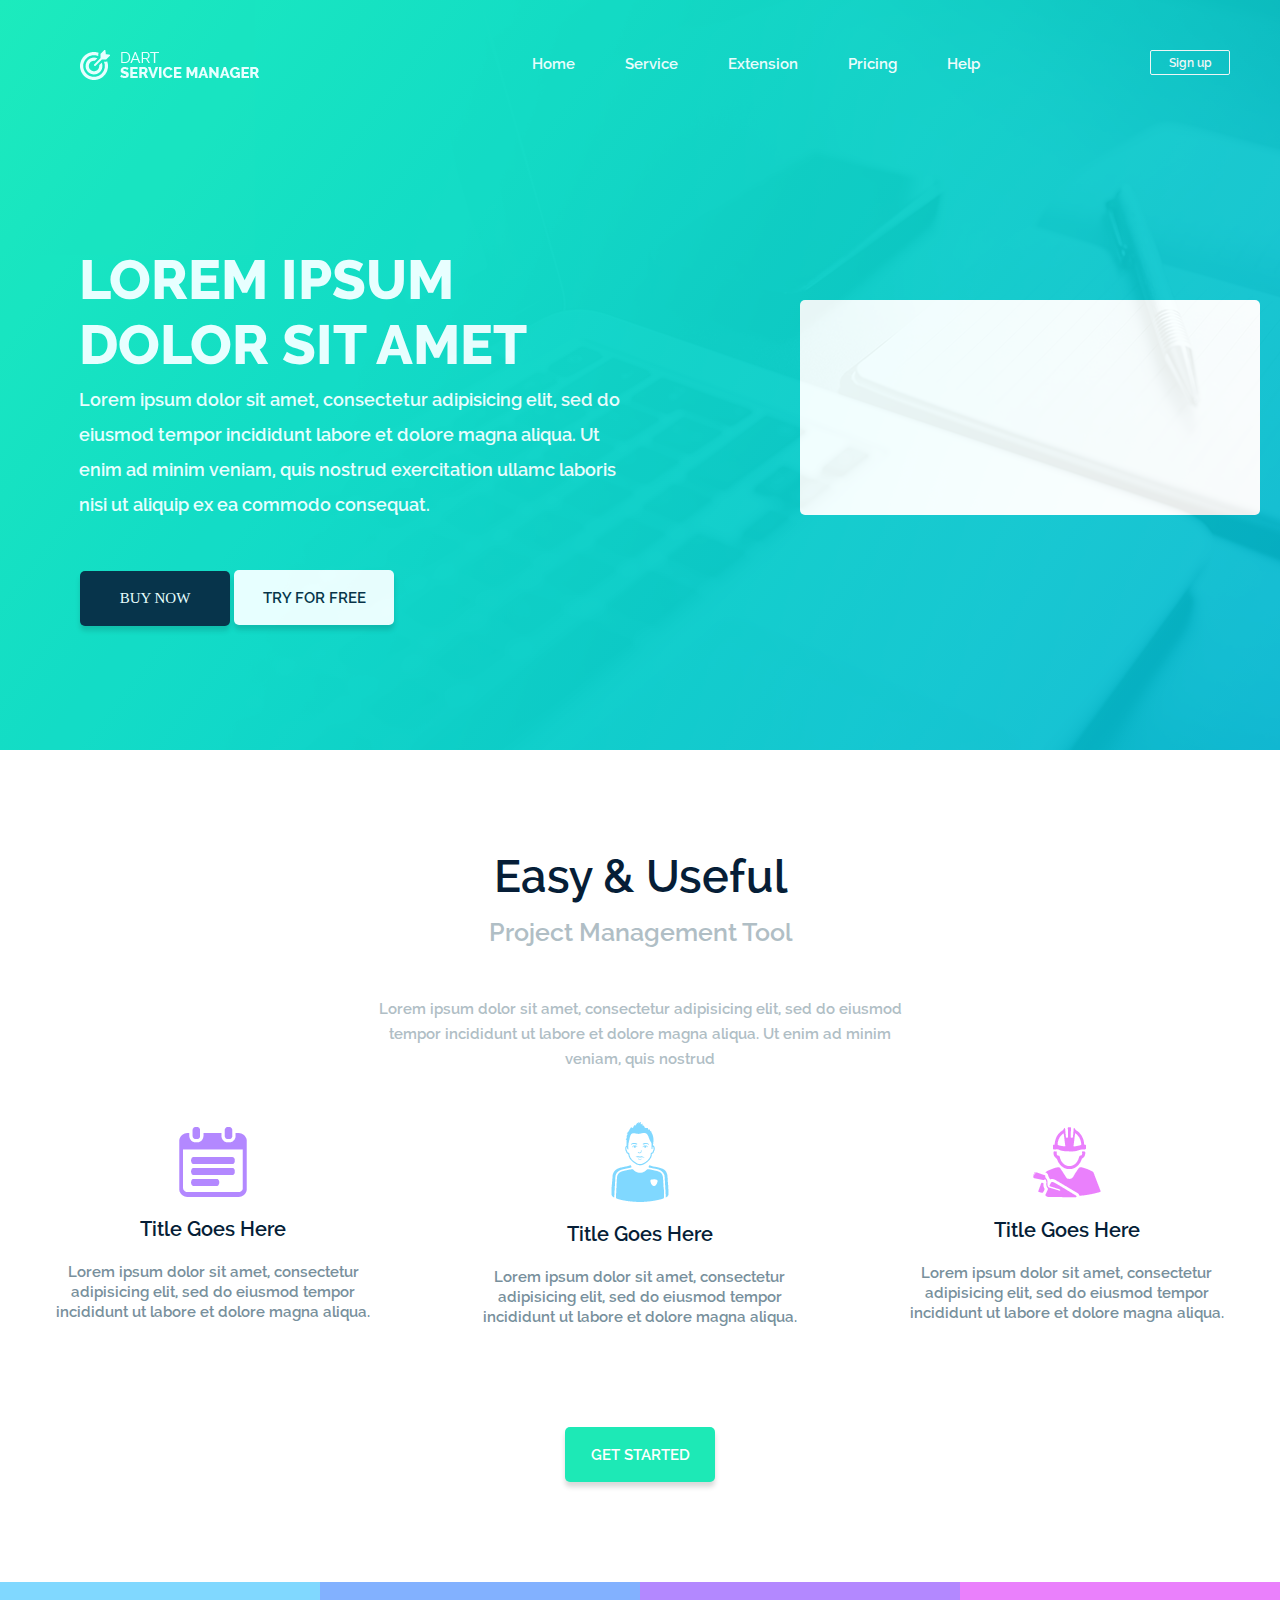
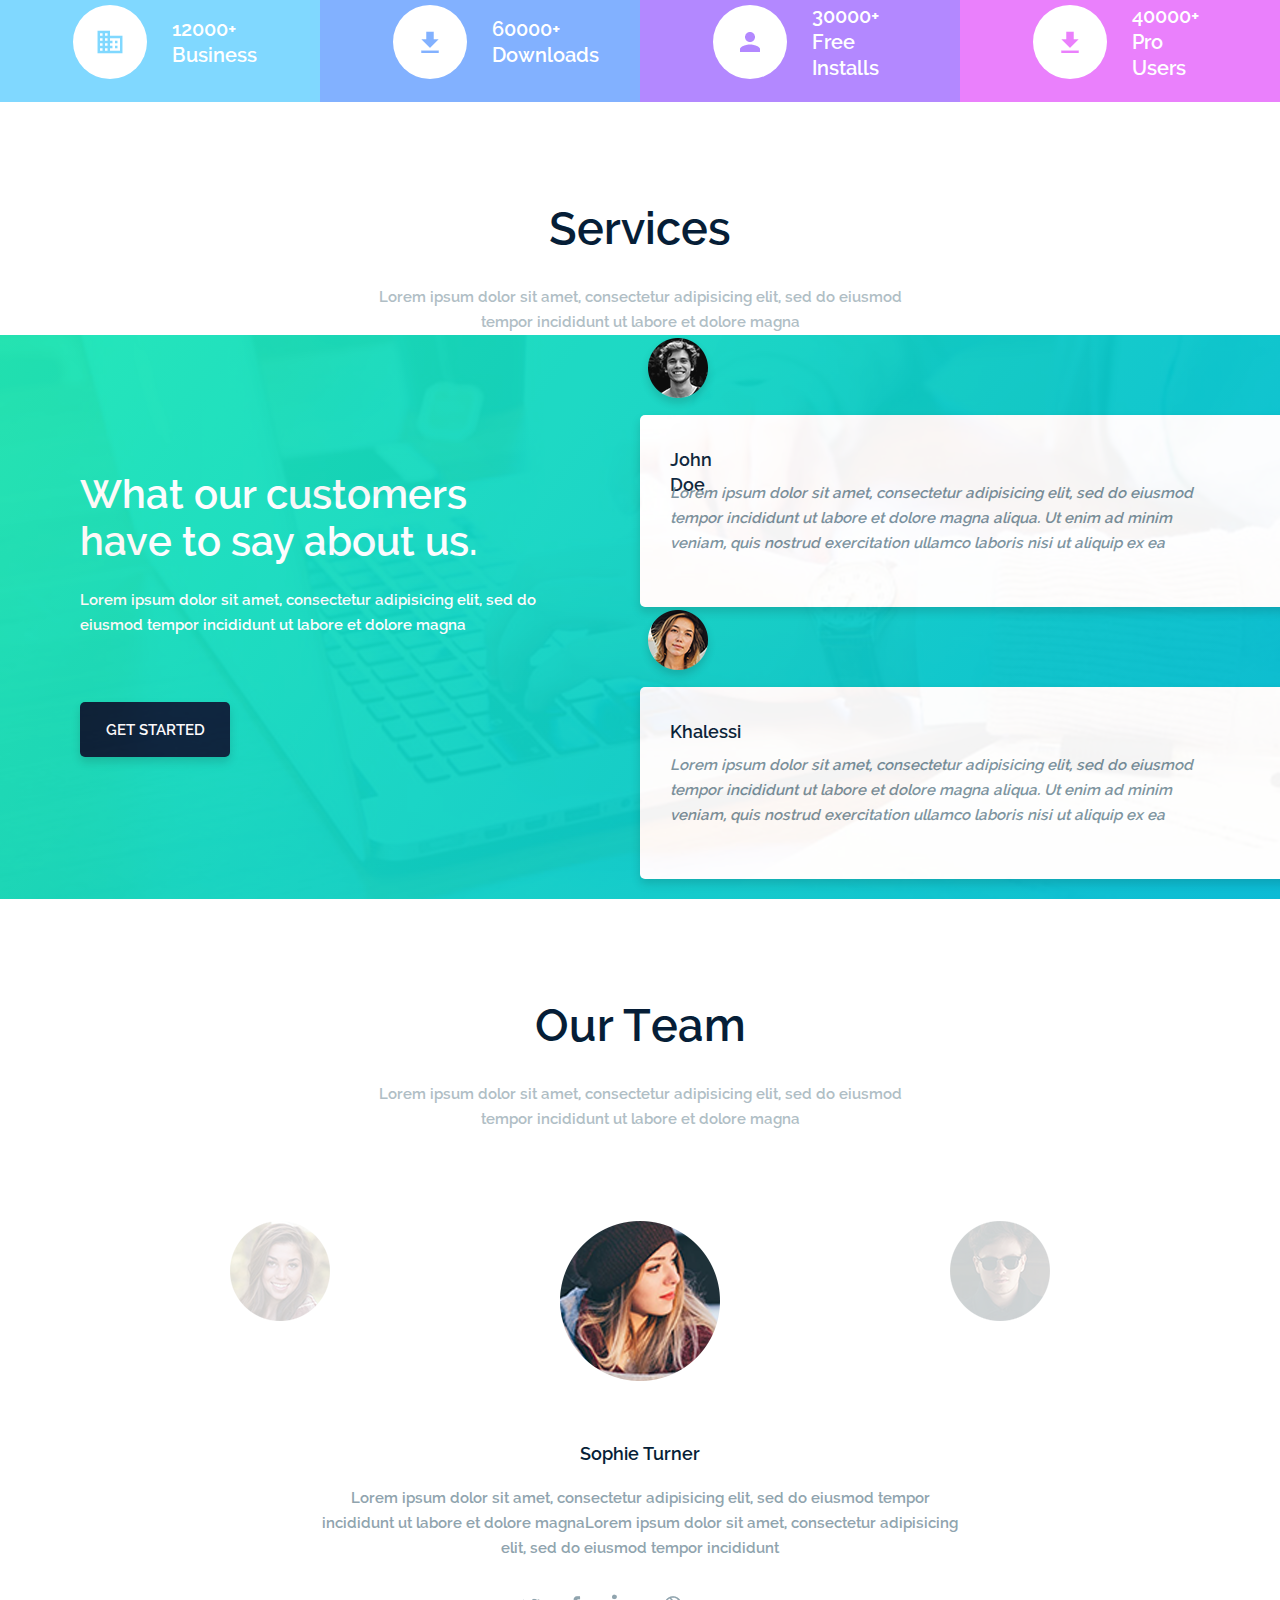
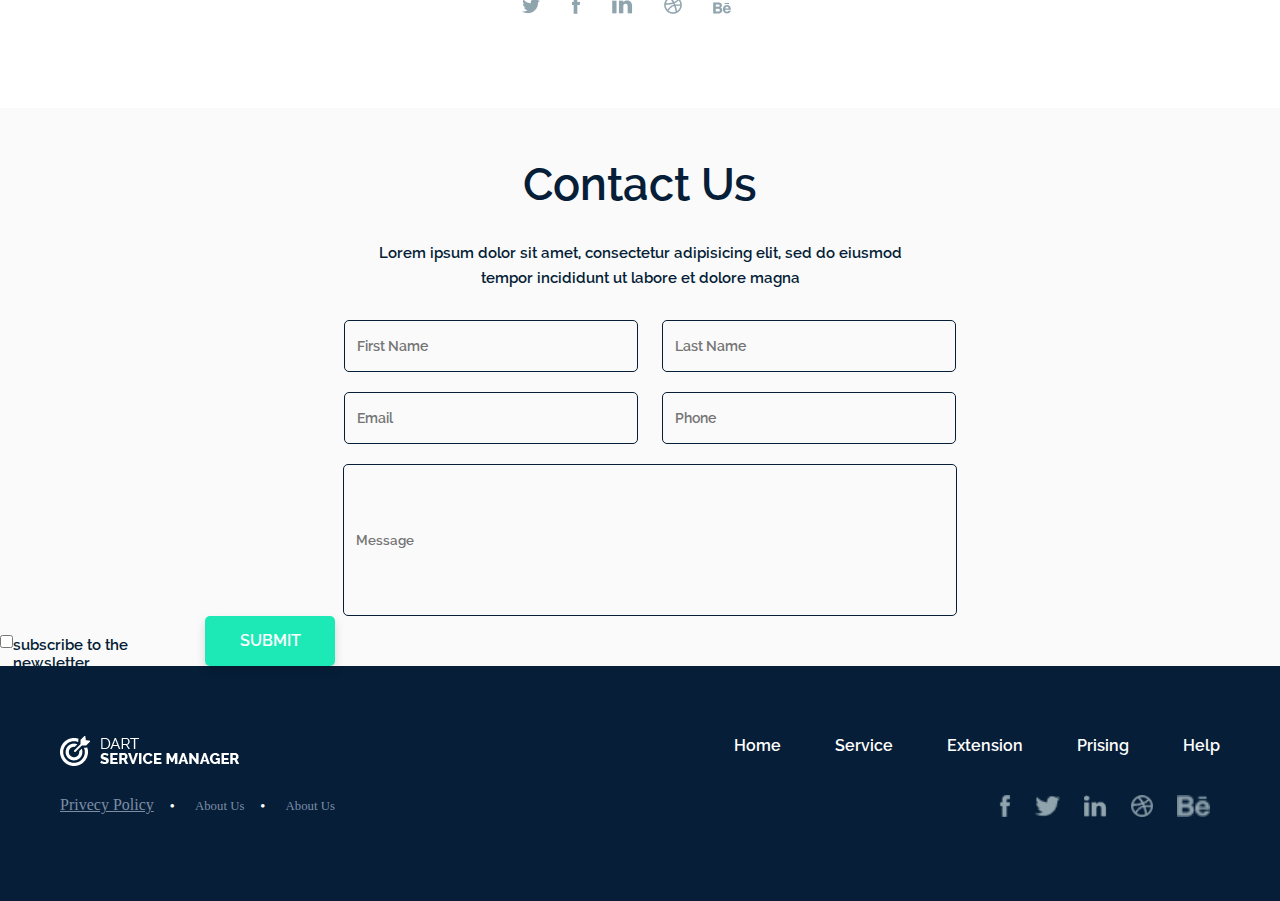
<file: FINAL/index.html>
<!doctype html>
<html lang="en">
<head>
    <meta charset="UTF-8">
    <meta name="viewport"
          content="width=device-width, user-scalable=no, initial-scale=1.0, maximum-scale=1.0, minimum-scale=1.0">
    <meta http-equiv="X-UA-Compatible" content="ie=edge">
    <link rel="stylesheet" href="css/style.css">
    <title>FINAL WEB</title>
</head>
<body>
    <div class="bghead">
        <div class="head">
            <div class="logo"> </div>
            <ul class="list-menu">
                <li><a href="">Home</a></li>
                <li><a href="">Service</a></li>
                <li><a href="">Extension</a></li>
                <li><a href="">Pricing</a></li>
                <li><a href="">Help</a></li>
            </ul>

            <button class="sign">Sign up</button>

            <div class="head__n">lorem Ipsum Dolor sit amet</div>
            <div class="head__d">Lorem ipsum dolor sit amet, consectetur adipisicing elit, sed do eiusmod tempor incididunt labore et dolore magna aliqua. Ut enim ad minim veniam, quis nostrud exercitation ullamc
                laboris nisi ut aliquip ex ea commodo consequat.</div>

            <div class="btns">
                <button class="buy">Buy now</button>
                <button class="try">Try for free</button>
            </div>

            <div class="promo">
                <iframe width="460" height="215" src="https://www.youtube.com/embed/7oZsvkg_D8A" frameborder="0" allow="accelerometer; autoplay; encrypted-media; gyroscope; picture-in-picture" style="background-color: #ffffff; border-radius: 5px;" allowfullscreen></iframe>
            </div>
        </div>
    </div>

    <div class="dsd">
        <p class="EU">Easy & Useful</p>
        <p class="EU_T">Project Management Tool</p>
        <p class="EU_D">Lorem ipsum dolor sit amet, consectetur adipisicing elit, sed do eiusmod tempor incididunt ut labore et dolore magna aliqua. Ut enim ad minim veniam, quis nostrud </p>
    </div>

    <div class="mainBox_2__center">
        <div class="mainBox_2__center__box">
            <img src="img/txt.png" alt="">
            <p class="name">Title Goes Here</p>
            <p class="desk">Lorem ipsum dolor sit amet, consectetur adipisicing elit, sed do eiusmod tempor incididunt ut labore et dolore magna aliqua.</p>
        </div>
        <div class="mainBox_2__center__box">
            <img src="img/people.png" alt="">
            <p class="name">Title Goes Here</p>
            <p class="desk">Lorem ipsum dolor sit amet, consectetur adipisicing elit, sed do eiusmod tempor incididunt ut labore et dolore magna aliqua.</p>
        </div>
        <div class="mainBox_2__center__box">
            <img src="img/worker.png" alt="">
            <p class="name">Title Goes Here</p>
            <p class="desk">Lorem ipsum dolor sit amet, consectetur adipisicing elit, sed do eiusmod tempor incididunt ut labore et dolore magna aliqua.</p>
        </div>
    </div>


    <div class="GS1">
        <button class="GS">Get started</button>
    </div>

    <div class="mainBox_2__business">

        <div class="mainBox_2__business__top">
            <div class="business_box color_1">
                <img src="img/bussines.png" alt="">
                <p class="info">12000+<br>Business</p>
            </div>
            <div class="business_box color_2">
                <img src="img/downloads.png" alt="">
                <p class="info">60000+<br>Downloads</p>
            </div>
        </div>

        <div class="mainBox_2__business__bottom">
            <div class="business_box color_3">
                <img src="img/free.png" alt="">
                <p class="info">30000+<br>Free Installs</p>
            </div>
            <div class="business_box color_4">
                <img src="img/pro.png" alt="">
                <p class="info">40000+<br>Pro Users</p>
            </div>
        </div>

    </div>

    <div class="serv">
        <div class="services"> Services</div>
        <div class="services__d">Lorem ipsum dolor sit amet, consectetur adipisicing elit, sed do eiusmod tempor incididunt ut labore et dolore magna</div>


        </div>

    <div class="custombg">
        <div class="custom">
            <div class="div1">
                <div class="custom__n">What our customers have to say about us.</div>
                <div class="custom__d">Lorem ipsum dolor sit amet, consectetur adipisicing elit, sed do eiusmod tempor incididunt ut labore et dolore magna</div>

                <div class="start__btn">
                    <button class="start start-three">Get started</button>
                </div>
            </div>

            <div class="div2">
                <img class="ava" src="img/ava_1.png">
                <div class="comment_1">
                <p class="com_name">John Doe</p>
                <p class="com">Lorem ipsum dolor sit amet, consectetur adipisicing elit, sed do eiusmod tempor incididunt ut labore et dolore magna aliqua. Ut enim ad minim veniam, quis nostrud exercitation ullamco laboris nisi ut aliquip ex ea</p>
            </div>
                <img class="ava" src="img/ava_2.png">
                <div class="comment_2">
                <p class="com_name">Khalessi</p>
                <p class="com">Lorem ipsum dolor sit amet, consectetur adipisicing elit, sed do eiusmod tempor incididunt ut labore et dolore magna aliqua. Ut enim ad minim veniam, quis nostrud exercitation ullamco laboris nisi ut aliquip ex ea</p>
            </div>
            </div>

        </div>
    </div>

    <div class="team">
    <p class="our_team">Our Team</p>
        <p class="our_team_d">Lorem ipsum dolor sit amet, consectetur adipisicing elit, sed do eiusmod tempor incididunt ut labore et dolore magna</p>

        <div class="avatars">
            <img src="img/avatar_1.png" width="100" height="100">
            <img src="img/avatar_2.png" width="160" height="160">
            <img src="img/avatar_3.png" width="100" height="100">
        </div>

        <div class="our_comment">
            <p class="ava_name">Sophie Turner</p>
            <p class="ava_comment">Lorem ipsum dolor sit amet, consectetur adipisicing elit, sed do eiusmod tempor incididunt ut labore et dolore magnaLorem ipsum dolor sit amet, consectetur adipisicing elit, sed do eiusmod tempor incididunt </p>
        </div>

        <div class="soc" align="center">
            <a href=""><img class="soccial" src="img/soc/twitter.png" alt="twitter"></a>
            <a href=""><img class="soccial" src="img/soc/facebook.png" alt="twitter"></a>
            <a href=""><img class="soccial" src="img/soc/in.png" alt="twitter"></a>
            <a href=""><img class="soccial" src="img/soc/chrome.png" alt="twitter"></a>
            <a href=""><img class="soccial" src="img/soc/be.png" alt="twitter"></a>
        </div>
    </div>

    <div class="contact">
        <p class="contact_t">Contact Us</p>
        <p class="contact_d">Lorem ipsum dolor sit amet, consectetur adipisicing elit, sed do eiusmod tempor incididunt ut labore et dolore magna</p>

        <div class="form">
            <input type="text" placeholder="First Name" class="form_name">
            <input type="text" placeholder="Last Name" class="form_name">
            <br>
            <input type="email" placeholder="Email" class="form_name">
            <input type="text" placeholder="Phone" class="form_name">
            <br>
            <input type="text" placeholder="Message" class="message">

            </div>
            <div class="sub">
                <input type="checkbox" id="horns" name="horns">
                <label for="horns" class="subscribe">subscribe to the newsletter</label>
                <input type="submit" value="Submit">
            </div>

        </div>
   </div>


    <footer>
        <div class="container_footer">
            <div class="footer_left">

                <div class="footer_left__logo">
                    <img src="img/logo.png" alt="">
                </div>
                <div class="footer_left__bottom">
                    <a href="#">Privecy Policy</a>
                    <ul>
                        <li href="#">About Us</li>
                    </ul>
                    <ul>

                        <li href="#">About Us</li>
                    </ul>
                </div>

            </div>
            <div class="footer_right">
                <div class="footer_right__menu">
                    <a href="#">Home</a>
                    <a href="#">Service</a>
                    <a href="#">Extension</a>
                    <a href="#">Prising</a>
                    <a href="#">Help</a>
                </div>
                <div class="footer_right__icons">
                    <img src="img/soc/facebook.png">
                    <img src="img/soc/twitter.png">

                    <img src="img/soc/in.png">
                    <img src="img/soc/chrome.png">
                    <img src="img/soc/be.png">
                </div>
            </div>
        </div>
    </footer>
</body>
</html>
</file>
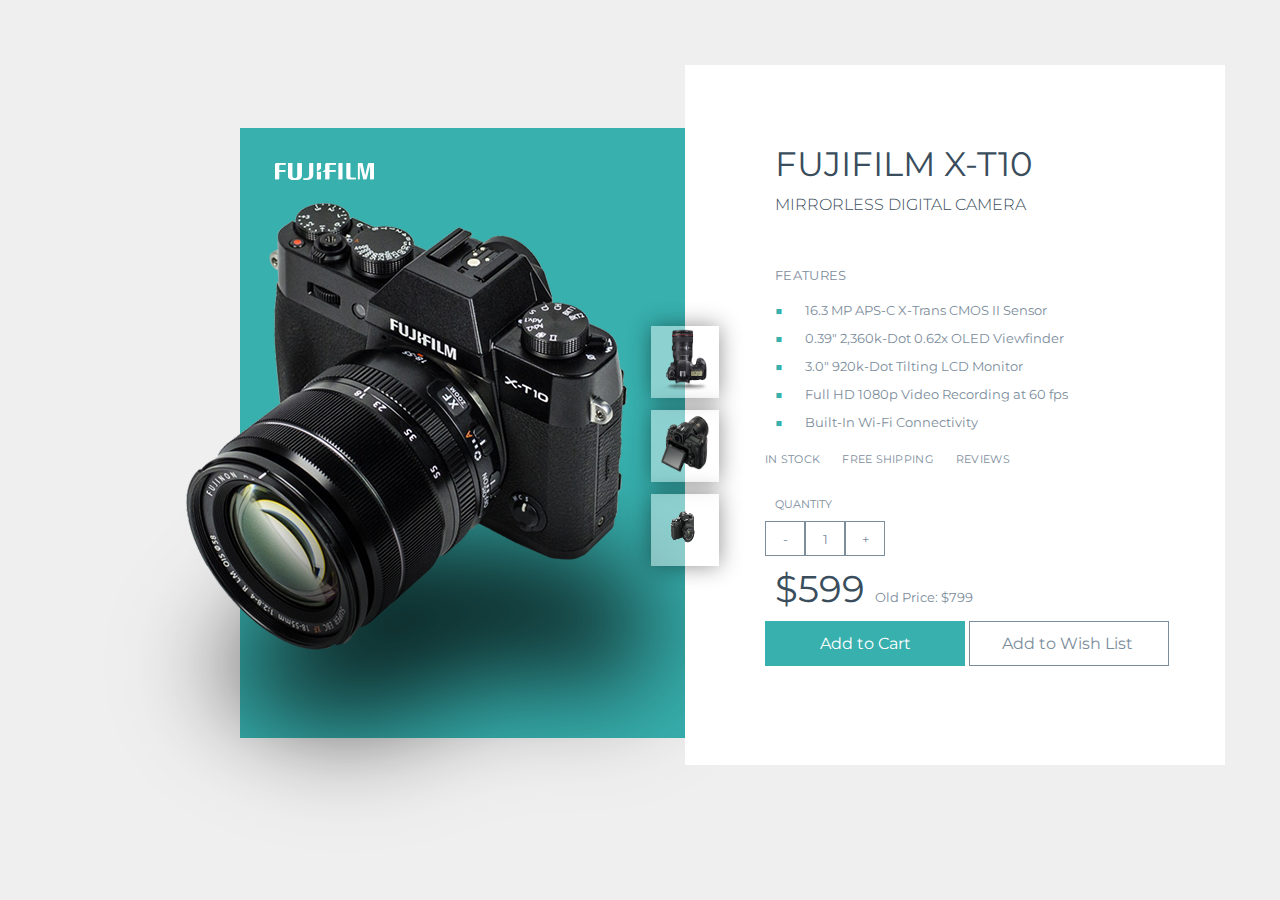
<file: Project2/index.html>
<!DOCTYPE html>
<html lang="en">
<head>
    <link href="css/style.css" rel="stylesheet">
    <link href="https://fonts.googleapis.com/css?family=Montserrat&display=swap" rel="stylesheet">
    <meta charset="UTF-8">
    <meta name="viewport" content="width=device-width, initial-scale=1">
    <title>Title</title>
</head>
<body>
<div class="shop">
        <div class="tealbg">
            <img src="img/logo.png" class="fuj">
            <img src="img/camera.png" class="camera">
            <img src="img/camera-shadow.png" class="camera-shadow">
            <div class="cameras">
                <div class="rectengle"><img src="img/camera-top.png" width="64" height="64" class="camrec"></div>
                <div class="rectengle"><img src="img/camera-back.png" width="64" height="64" class="camrec"></div>
                <div class="rectengle"><img src="img/camera-right.png" width="64" height="64" class="camrec"></div>
            </div>
        </div>


        <div class="whitebg">
            <div class="char">
                <p class="name">Fujifilm X-T10</p>
                <p class="desc">Mirrorless Digital Camera</p>
                <p class="features">Features</p>
                <ul class="list">
                    <li>16.3 MP APS-C X-Trans CMOS II Sensor
                    <li>0.39" 2,360k-Dot 0.62x OLED Viewfinder</li>
                    <li>3.0" 920k-Dot Tilting LCD Monitor</li>
                    <li>Full HD 1080p Video Recording at 60 fps</li>
                    <li>Built-In Wi-Fi Connectivity</li>
                </ul>
                <a href="/" class="info">In Stock</a>
                <a href="/" class="info">Free Shipping</a>
                <a href="/" class="info">Reviews</a>
                <p class="quanity">Quantity</p>
                <div class="row">
                    <input type="button" value="-" class="kyb">
                    <input type="button" value="1" class="kyb1">
                    <input type="button" value="+" class="kyb">
                </div>
                <p class="price">$599 <span class="oldprice">Old Price: $799</span></p>
                <input type="button" value="Add to Cart" class="btn1">
                <input type="button" value="Add to Wish List " class="btn2">
            </div>
    </div>
</div>
</body>
</html>
</file>
<file: FINAL/css/style.css>
@font-face {
  font-family: Raleway;
  src: url("../fonts/Raleway-SemiBold.otf"); }
@font-face {
  font-family: "Raleway - Extra Bold";
  src: url("../fonts/Raleway-ExtraBold.ttf"); }
* {
  padding: 0;
  margin: 0; }

img {
  margin: 0;
  padding: 0; }

.div1 {
  width: 50%;
  min-height: 150px;
  float: left; }

.div2 {
  width: 50%;
  min-height: 150px;
  margin-left: 50%; }

.bghead {
  background-image: url("../img/Color_Fill_1.png");
  background-repeat: no-repeat; }

.head {
  height: 750px;
  background-color: #061e37;
  background-image: linear-gradient(-53deg, #00b8d4 0%, #1de9b6 100%);
  opacity: 0.9; }

.EU {
  text-align: center;
  padding-top: 100px;
  color: #061e37;
  font-family: "Raleway";
  font-size: 45px;
  font-weight: 400; }

.EU_T {
  text-align: center;
  padding-top: 14px;
  color: #b0bec5;
  font-family: "Raleway";
  font-size: 25px;
  font-weight: 400; }

.dsd {
  width: 100%; }

.EU_D {
  padding-top: 20px;
  margin-left: auto;
  margin-right: auto;
  width: 555px;
  margin-top: 30px;
  display: flex;
  justify-content: center;
  align-items: center;
  color: #b0bec5;
  text-align: center;
  font-family: Raleway;
  font-size: 15px;
  font-weight: 400;
  line-height: 25px; }

.content {
  margin-top: 97px;
  padding-left: 83px;
  padding-right: 83px;
  display: flex;
  flex-direction: row;
  justify-content: space-between; }

.name {
  color: #061e37;
  text-align: center;
  font-family: "Raleway";
  font-size: 20px;
  font-weight: 400;
  line-height: 25px; }

.desk {
  text-align: center;
  margin-top: 20px;
  width: 344px;
  color: #78909c;
  font-family: Raleway;
  font-size: 15px;
  font-weight: 400;
  line-height: 20px; }

.GS1 {
  display: flex;
  align-items: center;
  justify-content: center; }

.GS {
  margin-top: 100px;
  color: #ffffff;
  font-family: Raleway;
  font-size: 15px;
  font-weight: 700;
  text-transform: uppercase;
  width: 150px;
  height: 55px;
  box-shadow: 0 5px 5px rgba(0, 0, 0, 0.15);
  border-radius: 5px;
  border: none;
  cursor: pointer;
  background-color: #1de9b6; }

.bussines {
  width: 400px;
  height: 150px;
  background-color: #80d8ff; }

.downoalds {
  width: 400px;
  height: 150px;
  background-color: #82b1ff; }

.free {
  width: 400px;
  height: 150px;
  background-color: #b388ff; }

.pro {
  width: 400px;
  height: 150px;
  background-color: #ea80fc; }

.info {
  color: #ffffff;
  width: 86px;
  font-family: "Raleway";
  font-size: 20px;
  font-weight: 400;
  line-height: 25px; }

.img_about {
  margin-top: 45px;
  margin-left: 75px; }

.services {
  text-align: center;
  margin-top: 100px;
  color: #061e37;
  font-family: "Raleway";
  font-size: 45px;
  font-weight: 400; }

.services__d {
  margin-left: auto;
  margin-right: auto;
  width: 555px;
  margin-top: 30px;
  display: flex;
  justify-content: center;
  align-items: center;
  color: #b0bec5;
  text-align: center;
  font-family: Raleway;
  font-size: 15px;
  font-weight: 400;
  line-height: 25px; }

.footer {
  width: 100%;
  height: 300px;
  background-color: #061e37; }

.logo__f {
  padding: 90px; }

.logo {
  background-image: url("../img/logo.png");
  background-repeat: no-repeat;
  width: 180px;
  height: 30px;
  position: absolute;
  top: 50px;
  left: 80px; }

.list-menu {
  display: flex;
  list-style: none;
  margin-right: 300px;
  padding: 0;
  float: right; }

.list-menu > li > a {
  text-decoration: none;
  display: block;
  position: relative;
  margin-top: 52px;
  margin-left: 50px;
  color: #ffffff;
  font-family: "Raleway";
  font-size: 15px;
  font-weight: 400;
  line-height: 25px; }

.list-menu > li > a:hover {
  color: #061e37; }

.head__n {
  padding-top: 247px;
  padding-left: 79px;
  width: 471px;
  height: 107px;
  color: #ffffff;
  font-family: "Raleway - Extra Bold";
  font-size: 55px;
  font-weight: bold;
  line-height: 65px;
  text-transform: uppercase; }

.head__d {
  padding-top: 28px;
  padding-left: 79px;
  width: 555px;
  height: 88px;
  color: #ffffff;
  font-family: Raleway;
  font-size: 18px;
  font-weight: 400;
  line-height: 35px; }

.buy {
  color: #ffffff;
  font-family: Roboto;
  font-size: 15px;
  font-weight: 400;
  text-transform: uppercase;
  width: 150px;
  height: 55px;
  box-shadow: 0 5px 5px rgba(0, 0, 0, 0.15);
  border-radius: 5px;
  background-color: #061e37;
  border: none;
  cursor: pointer; }

.try {
  margin-top: 100px;
  color: #061e37;
  font-family: Raleway;
  font-size: 15px;
  font-weight: 700;
  text-transform: uppercase;
  box-shadow: 0 5px 5px rgba(0, 0, 0, 0.15);
  border-radius: 5px;
  border: none;
  cursor: pointer;
  width: 160px;
  height: 55px;
  background-color: #ffffff;
  border: none;
  cursor: pointer; }

.btns {
  padding-left: 80px; }

.promo {
  position: absolute;
  top: 300px;
  padding-left: 800px;
  width: 100px;
  height: 100px; }

.sign {
  position: absolute;
  top: 50px;
  right: 50px;
  color: #ffffff;
  font-family: Raleway;
  font-size: 12px;
  font-weight: 400;
  line-height: 25px;
  background-color: transparent;
  width: 80px;
  height: 25px;
  cursor: pointer;
  border-radius: 2px;
  border: 1px solid #ffffff; }

.custombg {
  background-image: url("../img/custom.png");
  background-repeat: no-repeat; }

.custom {
  height: 564px;
  background-color: #061e37;
  background-image: linear-gradient(-53deg, #00b8d4 0%, #1de9b6 100%);
  opacity: 0.95; }

.custom__n {
  padding-top: 135px;
  padding-left: 80px;
  width: 441px;
  height: 98px;
  color: #ffffff;
  font-family: "Raleway";
  font-size: 40px;
  font-weight: 400; }

.custom__d {
  padding-top: 20px;
  padding-left: 80px;
  width: 514px;
  height: 39px;
  color: #ffffff;
  font-family: "Raleway";
  font-size: 15px;
  font-weight: 400;
  line-height: 25px; }

.start {
  color: #ffffff;
  font-family: Raleway;
  font-size: 15px;
  font-weight: 700;
  text-transform: uppercase;
  width: 150px;
  height: 55px;
  box-shadow: 0 5px 10px rgba(0, 0, 0, 0.15);
  border-radius: 5px;
  background-color: #061e37;
  border: none;
  cursor: pointer; }

.start__btn {
  padding-top: 75px;
  padding-left: 80px; }

.comment_1 {
  padding-top: 32px;
  width: 650px;
  height: 160px;
  box-shadow: 0 5px 10px rgba(0, 0, 0, 0.15);
  border-radius: 5px;
  background-color: #ffffff; }

.comment_2 {
  padding-top: 32px;
  width: 650px;
  height: 160px;
  box-shadow: 0 5px 10px rgba(0, 0, 0, 0.15);
  border-radius: 5px;
  background-color: #ffffff; }

.com_name {
  width: 80px;
  padding-left: 30px;
  height: 14px;
  color: #061e37;
  font-family: Raleway;
  font-size: 18px;
  font-weight: 700;
  line-height: 25px; }

.com {
  padding-top: 20px;
  padding-left: 30px;
  width: 555px;
  height: 64px;
  color: #78909c;
  font-family: Raleway;
  font-size: 15px;
  font-weight: 400;
  font-style: italic;
  line-height: 25px; }

.our_team {
  padding-top: 100px;
  text-align: center;
  color: #061e37;
  font-family: "Raleway";
  font-size: 45px;
  font-weight: 400; }

.our_team_d {
  margin-left: auto;
  margin-right: auto;
  padding-top: 30px;
  text-align: center;
  width: 555px;
  height: 39px;
  color: #b0bec5;
  font-family: Raleway;
  font-size: 15px;
  font-weight: 400;
  line-height: 25px; }

.avatars {
  display: flex;
  justify-content: space-evenly;
  padding-top: 100px; }

.our_comment {
  padding-top: 60px; }

.ava_name {
  text-align: center;
  color: #061e37;
  font-family: Raleway;
  font-size: 18px;
  font-weight: 700;
  line-height: 25px; }

.ava_comment {
  margin-left: auto;
  margin-right: auto;
  text-align: center;
  padding-top: 20px;
  width: 645px;
  color: #90a4ae;
  font-family: Raleway;
  font-size: 15px;
  font-weight: 400;
  line-height: 25px; }

.soc {
  padding-top: 33px;
  padding-bottom: 90px; }

.soccial {
  margin-right: 27px; }

.contact {
  background-color: #fafafa; }

.contact_t {
  padding-top: 50px;
  text-align: center;
  color: #061e37;
  font-family: "Raleway";
  font-size: 45px;
  font-weight: 400; }

.contact_d {
  padding-top: 30px;
  margin-right: auto;
  margin-left: auto;
  text-align: center;
  width: 555px;
  height: 39px;
  color: #061e37;
  font-family: Raleway;
  font-size: 15px;
  font-weight: 400;
  line-height: 25px; }

.form_name {
  margin-left: 20px;
  margin-top: 20px;
  color: #061e37;
  font-family: Raleway;
  font-size: 14px;
  font-weight: 500;
  line-height: 30px;
  background-color: transparent;
  width: 280px;
  height: 50px;
  border-radius: 5px;
  border: 1px solid #061e37; }

.form {
  margin-top: 20px;
  text-align: center; }

.message {
  background-color: transparent;
  margin-top: 0;
  color: #061e37;
  font-family: Raleway;
  margin-top: 20px;
  margin-left: 20px;
  width: 600px;
  height: 150px;
  border-radius: 5px;
  border: 1px solid #061e37; }

.sub {
  display: flex;
  flex-direction: row;
  align-items: center; }

.sub_check {
  margin-top: 40px; }

.subscribe {
  width: 192px;
  height: 11px;
  color: #061e37;
  font-family: Raleway;
  font-size: 15px;
  font-weight: 500; }

input[type=text], input[type=email], select, textarea {
  padding-left: 12px; }

input[type=submit] {
  color: #ffffff;
  font-family: Raleway;
  font-size: 16px;
  font-weight: 500;
  line-height: 30px;
  text-transform: uppercase;
  border: none;
  width: 130px;
  height: 50px;
  box-shadow: 0 5px 10px rgba(0, 0, 0, 0.15);
  border-radius: 5px;
  background-color: #1de9b6;
  cursor: pointer;
  float: right; }

input[type=submit]:hover {
  background-color: #45a049; }

.mainBox_2__center {
  display: flex;
  flex-direction: row;
  justify-content: space-around;
  width: 100%; }
  .mainBox_2__center__box {
    width: 20%;
    display: flex;
    flex-direction: column;
    justify-content: center;
    align-items: center;
    text-align: center;
    margin-top: 50px; }
  .mainBox_2__center__box img {
    margin-bottom: 20px; }

.mainBox_2__business {
  display: flex;
  flex-direction: row;
  padding-top: 100px;
  height: 120px;
  width: 100%; }
  .mainBox_2__business .mainBox_2__business__top {
    width: 50%;
    display: flex;
    flex-direction: row; }
    .mainBox_2__business .mainBox_2__business__top .business_box {
      width: 50%;
      display: flex;
      flex-direction: row;
      justify-content: center;
      align-items: center; }
    .mainBox_2__business .mainBox_2__business__top p {
      color: white;
      line-height: 1.3;
      font-weight: 900; }
    .mainBox_2__business .mainBox_2__business__top img {
      border-radius: 50%;
      background: white;
      padding: 7px;
      margin: 0 25px 0 10px; }
    .mainBox_2__business .mainBox_2__business__top .color_1 {
      background: #80d8ff; }
    .mainBox_2__business .mainBox_2__business__top .color_2 {
      background: #82b1ff; }
  .mainBox_2__business .mainBox_2__business__bottom {
    display: flex;
    flex-direction: row;
    width: 50%; }
    .mainBox_2__business .mainBox_2__business__bottom .business_box {
      width: 50%;
      display: flex;
      flex-direction: row;
      justify-content: center;
      align-items: center; }
    .mainBox_2__business .mainBox_2__business__bottom p {
      color: white;
      line-height: 1.3;
      font-weight: 900; }
    .mainBox_2__business .mainBox_2__business__bottom img {
      border-radius: 50%;
      background: white;
      padding: 7px;
      margin: 0 25px 0 10px; }
    .mainBox_2__business .mainBox_2__business__bottom .color_3 {
      background: #b388ff; }
    .mainBox_2__business .mainBox_2__business__bottom .color_4 {
      background: #ea80fc; }

.mainBox_services {
  width: 60%; }
  .mainBox_services__box {
    display: flex;
    flex-direction: column;
    justify-content: center;
    text-align: center;
    padding: 0 24% 30px 24%; }
    .mainBox_services__box__statistics {
      display: block;
      box-shadow: 0 2px 3px rgba(0, 0, 0, 0.5);
      border-radius: 8px;
      margin-bottom: 10px; }
      .mainBox_services__box__statistics p {
        color: #041f3a; }
      .mainBox_services__box__statistics .statistics_top {
        display: flex;
        justify-content: space-between;
        border-radius: 8px; }
        .mainBox_services__box__statistics .statistics_top .fa-envelope, .mainBox_services__box__statistics .statistics_top .fa-users, .mainBox_services__box__statistics .statistics_top .fa-cog, .mainBox_services__box__statistics .statistics_top .fa-rss {
          margin: 0 15px 0 15px; }
        .mainBox_services__box__statistics .statistics_top__box {
          display: flex;
          flex-direction: row;
          align-items: center;
          justify-content: center; }
          .mainBox_services__box__statistics .statistics_top__box .p_statistics {
            font-weight: 900;
            color: #061e37; }
        .mainBox_services__box__statistics .statistics_top .fa-line-chart {
          margin: 12px; }
        .mainBox_services__box__statistics .statistics_top .fa-sort-desc {
          margin: 12px; }
      .mainBox_services__box__statistics .tatistics_active {
        padding: 10px;
        font-size: 126%;
        border-radius: 8px; }
        .mainBox_services__box__statistics .tatistics_active img {
          float: left;
          padding: 10px 20px 10px 10px; }

.container_footer {
  background: #061e38;
  padding: 70px 60px;
  display: flex;
  flex-direction: row;
  justify-content: space-between;
  max-width: 1599px; }
  .container_footer .footer_left__logo {
    display: flex;
    flex-direction: row;
    align-items: center;
    margin-bottom: 30px; }
  .container_footer .footer_left__bottom {
    display: flex;
    flex-direction: row;
    justify-content: space-between;
    width: 275px; }
    .container_footer .footer_left__bottom a {
      padding: 0;
      color: #7d8da4; }
    .container_footer .footer_left__bottom ul {
      list-style-type: none;
      color: white; }
    .container_footer .footer_left__bottom ul li {
      display: inline-block;
      font-size: 80%;
      line-height: 18px;
      position: relative;
      font-weight: 100;
      color: #7d8da4; }
    .container_footer .footer_left__bottom ul li::before {
      color: white;
      content: "\2022";
      left: -25px;
      font-weight: 700;
      position: absolute; }
  .container_footer .footer_left .footer_left__bottom li:hover {
    color: red; }
  .container_footer .footer_left .footer_left__bottom a:hover {
    color: red; }
  .container_footer .footer_right .footer_right__menu {
    margin-bottom: 30px;
    font-family: Raleway; }
  .container_footer .footer_right .footer_right__menu > a {
    text-decoration: none;
    color: white;
    padding-left: 50px; }
  .container_footer .footer_right .footer_right__menu a:hover {
    color: red; }
  .container_footer .footer_right__icons {
    float: right; }
    .container_footer .footer_right__icons img {
      height: 22px;
      margin: 10px 10px; }

/*# sourceMappingURL=style.css.map */
</file>
<file: Project2/css/style.css>
body{
    background-color: #efefef;
    padding: 100px;
    margin-left: 120px;
}
li {
    list-style: none;
}
li:before {
    content: '■';
    display: block;
    position: relative;
    max-width: 0;
    max-height: 0;
    left: -30px;
    color: #37b0ae;
}
a{
    text-decoration: none;
}
p{
    padding: 0;
    margin: 10px;
}
.bloks{
    position: relative;
}
.tealbg{
    width: 465px;
    height: 610px;
    background-color: #37b0ae;

}
.whitebg{
    width: 540px;
    height: 700px;
    background-color: #ffffff;
    position: absolute;
    top: 65px;
    left: 685px;
}
.char{
    margin-top: 78px;
    margin-left: 80px;
}
.fuj{
    width: 99px;
    height: 17px;
    padding: 35px;
}
.name{
    color: #3a4d5c;
    font-family: Montserrat;
    font-size: 34px;
    font-weight: 400;
    text-transform: uppercase;
}
.desc{
    color: #3a4d5c;
    font-family: Montserrat;
    font-size: 16px;
    font-weight: 300;
    text-transform: uppercase;
}
.features{
    margin-top: 53px;
    color: #7c8d9c;
    font-family: Montserrat;
    font-size: 13px;
    font-weight: 400;
    text-transform: uppercase;
    /* Text style for "Features" */
    letter-spacing: 0.33px;
}
.list{
    color: #7c8d9c;
    font-family: Montserrat;
    font-size: 13px;
    font-weight: 400;
    line-height: 28px;
}
.info{
    color: #7c8d9c;
    margin-top: 47px;
    padding-right: 18px;
    font-family: Montserrat;
    font-size: 11px;
    font-weight: 400;
    text-transform: uppercase;
    letter-spacing: 0.28px;
}
.camera{
    position: absolute;
    top: 203px;
    left: 180px
}
.camera-shadow{
    position: absolute;
    top: 400px;
    left: 105px
}
.quanity{
    margin-top: 30px;
    color: #7c8d9c;
    font-family: Montserrat;
    font-size: 11px;
    font-weight: 400;
    text-transform: uppercase;
}
.price{
    color: #3a4d5c;
    font-family: Montserrat;
    font-size: 37px;
    font-weight: 400;
}
.oldprice{
    color: #7c8d9c;
    font-family: Montserrat;
    font-size: 13px;
    font-weight: 400;
}
.btn1{
    width: 200px;
    height: 45px;
    background-color: #37b0ae;
    border: none;
    cursor: pointer;
    color: #ffffff;
    font-family: Montserrat;
    font-size: 16px;
    font-weight: 400;
}
.btn2{
    width: 200px;
    height: 45px;
    border: 1px solid #7c8d9c;
    cursor: pointer;
    background-color: transparent;
    color: #7c8d9c;
    font-family: Montserrat;
    font-size: 16px;
    font-weight: 400;
}
.shop{
display: block;
    padding: 20px;
}
.cameras {
    position: absolute;
    left: 685px;
    z-index: 1;
    display: flex;
    flex-flow: column;
    align-items: center;
    align-content: center;
    justify-content: inherit;
    top: 320px;
    transform: translateX(-50%);
}
.rectengle{
    padding: 2px;
    box-shadow: 0 0 21px rgba(0, 0, 0, 0.43);
    background-color: rgba(255, 255, 255, 0.43);
    margin: 6px;
}
.kyb1 {
    color: #7c8d9c;
    font-family: Montserrat;
    font-weight: 400;
    width: 40px;
    vertical-align: center;
    height: 35px;
    border: 1px solid #7c8d9c;
    background-color: transparent;
}
.kyb {
    color: #7c8d9c;
    font-family: Montserrat;
    font-weight: 400;
    width: 40px;
    cursor: pointer;
    height: 35px;
    border: 1px solid #7c8d9c;
    background-color: transparent;
}
.row {
    display: flex;
}

@media screen and (max-width: 800px) {
    body{
        margin: 0 auto;
        padding: 0;
    }
    .shop{
        margin: 0 auto;
        padding: 0;
    }
    .whitebg{
        width: 100%;
        max-height: 595px;
        background-color: #ffffff;
        top: 610px;
        left: 0;
    }
    .list {
        font-size: 16px;
        line-height: 26px;
    }
    .tealbg{
        width: 100%;
    }
    .btn1{
        width: 48%;
    }
    .btn2{
        width: 48%;
    }
    .camera {
        width: 338px;
        height: 340px;
        top: 82px;
        left: 140px;
    }
    .fuj{
        padding: 20px;
    }
    .camera-shadow{
        position: absolute;
        top: 230px;
        left: 100px;
        width: 488px;
        height: 341px;
    }
    .cameras {
        position: absolute;
        left: 50%;
        z-index: 1;
        display: flex;
        flex-flow: row;
        align-items: center;
        align-content: center;
        justify-content: inherit;
        top: 490px;
        transform: translateX(-50%);
    }
    .features {
        margin-top: 35px;
        font-size: 16px;
    }
    .char {
        margin-top: 33px;
        margin-left: 13px;
    }

}

@media screen and (max-width: 480px) {
    .camera{
        width: 210px;
        height: 210px;
        top: 82px;
        left: 68px;
    }
    .camera-shadow {
        position: absolute;
        top: 152px;
        left: 42px;
        width: 288px;
        height: 241px;
    }
    .cameras {
        position: absolute;
        left: 50%;
        z-index: 1;
        display: flex;
        flex-flow: row;
        align-items: center;
        align-content: center;
        justify-content: inherit;
        top: initial;
        bottom: 220px;
        transform: translateX(-50%);
    }
    .rectengle{
        width: 56px;
        height: 56px;
    }
    .tealbg{
        height: 465px;
        width: 100%;
    }
    .whitebg {
        width: 100%;
        max-height: 580px;
        background-color: #ffffff;
        top: 466px;
        left: 0;
    }
    .char{
        margin-left: 10px;
        margin-top: 28px;
    }
    .btn1{
        width: 340px;
    }
    .btn2 {
        display: flex;
        width: 340px;
        margin-top: 20px;
        justify-content: center;
        align-content: space-between;
    }
    .name{
        font-size: 24px;
    }
    .desc{
        font-size: 11px;
    }
    .list{
        font-size: 13px;
        line-height: 21px;
    }
    .camrec{
        width: 56px;
        height: 56px;
    }
    .features {
        margin-top: 32px;
        font-size: 14px;
    }
}
</file>
